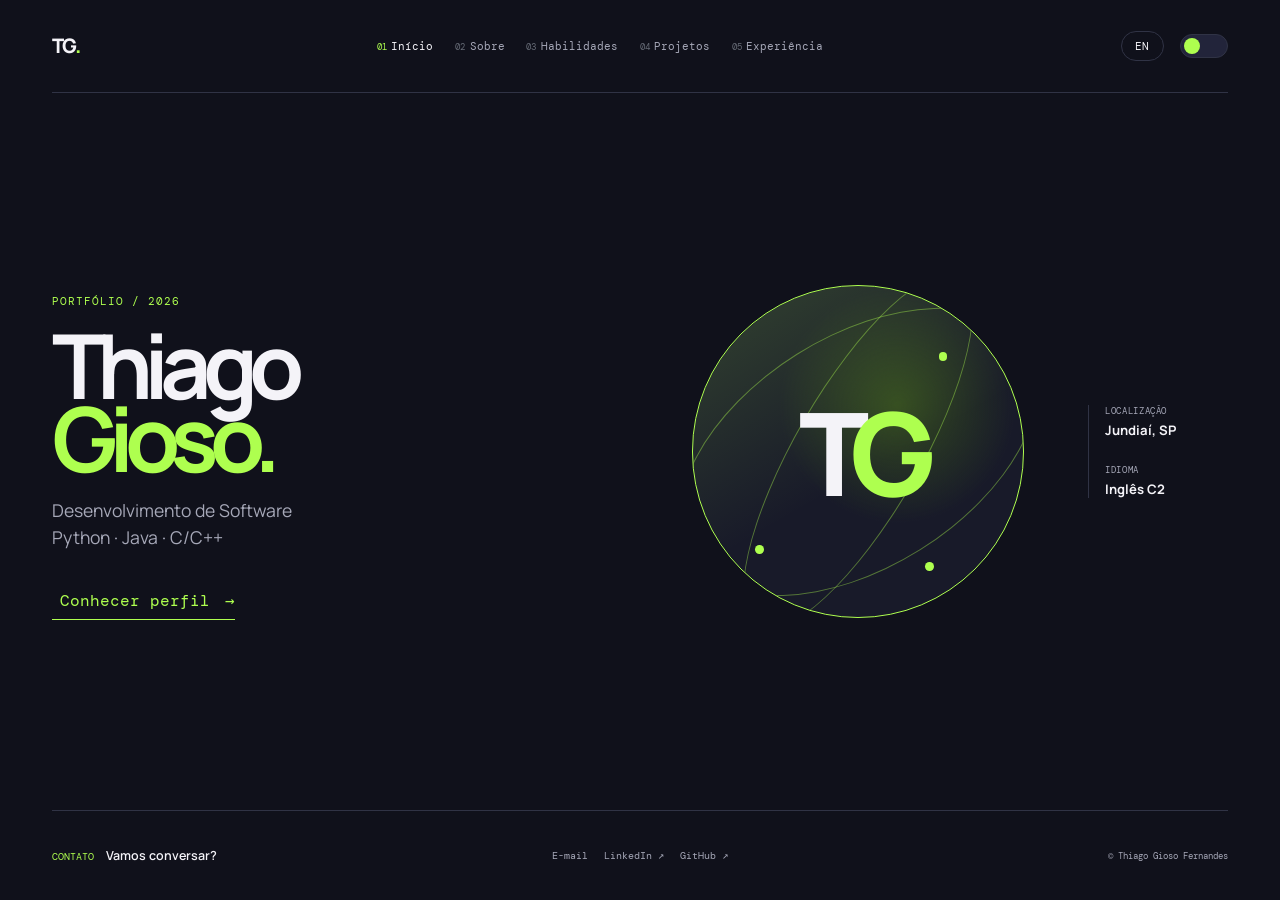
<file: index.html>
<!doctype html>
<html lang="pt-BR">
  <head>
    <meta charset="UTF-8" />
    <meta name="viewport" content="width=device-width, initial-scale=1.0" />
    <meta name="description" content="Portfólio de Thiago Gioso Fernandes, com foco em desenvolvimento de software e experiência complementar em dados." />
    <title>Portfólio | Thiago Gioso Fernandes</title>
    <link rel="stylesheet" href="assets/css/styles.css" />
  </head>
  <body>
    <div class="app-shell">
      <header class="site-header">
        <a class="brand" href="#inicio" data-panel-target="inicio" aria-label="Voltar ao início" data-i18n-aria="accessibility.brandHome">TG<span>.</span></a>
        <nav class="section-index" aria-label="Índice de seções" data-i18n-aria="accessibility.sectionIndex">
          <button type="button" data-panel-target="inicio"><span>01</span><span data-i18n="nav.home">Início</span></button>
          <button type="button" data-panel-target="sobre"><span>02</span><span data-i18n="nav.about">Sobre</span></button>
          <button type="button" data-panel-target="habilidades"><span>03</span><span data-i18n="nav.skills">Habilidades</span></button>
          <button type="button" data-panel-target="projetos"><span>04</span><span data-i18n="nav.projects">Projetos</span></button>
          <button type="button" data-panel-target="experiencia"><span>05</span><span data-i18n="nav.experience">Experiência</span></button>
        </nav>
        <button class="language-toggle" type="button" aria-label="Mudar idioma para inglês">EN</button>
        <button class="theme-toggle" type="button" aria-label="Alternar tema"><span></span></button>
      </header>

      <main class="content-stage">
        <section class="panel panel-home is-active" id="inicio" data-panel="inicio" aria-labelledby="hero-title">
          <div class="home-copy">
            <p class="eyebrow" data-i18n="home.eyebrow">PORTFÓLIO / 2026</p>
            <h1 id="hero-title">Thiago<br /><strong>Gioso.</strong></h1>
            <p class="role" id="home-role">Desenvolvimento de Software<br />Python · Java · C/C++</p>
            <button class="next-panel" type="button" data-panel-target="sobre"><span data-i18n="home.next">Conhecer perfil</span> <span>→</span></button>
          </div>
          <div class="profile-art" id="profile-art" aria-label="Ilustração abstrata com as iniciais TG">
            <div class="orbit orbit-one"></div><div class="orbit orbit-two"></div>
            <div class="profile-initials"><span>T</span><span>G</span></div>
            <div class="data-dot dot-one"></div><div class="data-dot dot-two"></div><div class="data-dot dot-three"></div>
          </div>
          <aside class="home-note"><span data-i18n="home.locationLabel">LOCALIZAÇÃO</span><strong data-i18n="home.locationValue">Brasil</strong><span data-i18n="home.languageLabel">IDIOMA</span><strong data-i18n="home.languageValue">Inglês C2</strong></aside>
        </section>

        <section class="panel" id="sobre" data-panel="sobre" aria-labelledby="about-title">
          <div class="panel-heading"><span data-i18n="sections.about.eyebrow">02 / SOBRE</span><h2 id="about-title" data-i18n="sections.about.title">Desenvolvimento de software com visão de dados.</h2></div>
          <div class="about-layout">
            <p id="about-copy"></p>
            <div class="education-list" id="education-list"></div>
          </div>
        </section>

        <section class="panel" id="habilidades" data-panel="habilidades" aria-labelledby="skills-title">
          <div class="panel-heading"><span data-i18n="sections.skills.eyebrow">03 / HABILIDADES</span><h2 id="skills-title" data-i18n="sections.skills.title">Linguagens e ferramentas.</h2></div>
          <div class="skill-groups" id="skill-list"></div>
        </section>

        <section class="panel" id="projetos" data-panel="projetos" aria-labelledby="projects-title">
          <div class="panel-heading panel-heading-inline"><div><span data-i18n="sections.projects.eyebrow">04 / PROJETOS</span><h2 id="projects-title" data-i18n="sections.projects.title">Projetos selecionados</h2></div><a href="https://github.com/tjamest?tab=repositories" target="_blank" rel="noreferrer" data-i18n="sections.projects.all">Todos no GitHub ↗</a></div>
          <div class="project-grid" id="project-list"></div>
        </section>

        <section class="panel" id="experiencia" data-panel="experiencia" aria-labelledby="experience-title">
          <div class="panel-heading"><span data-i18n="sections.experience.eyebrow">05 / EXPERIÊNCIA</span><h2 id="experience-title" data-i18n="sections.experience.title">Experiência em tecnologia.</h2></div>
          <div class="timeline" id="experience-list"></div>
        </section>
      </main>

      <footer class="contact-footer" id="contato">
        <p><span data-i18n="contact.eyebrow">CONTATO</span> <strong data-i18n="contact.title">Vamos conversar?</strong></p>
        <div class="contact-links" id="contact-links"></div>
        <small>© <span id="current-year"></span> Thiago Gioso Fernandes</small>
      </footer>
    </div>
    <script defer src="assets/js/portfolio-data.js"></script>
    <script defer src="assets/js/main.js"></script>
  </body>
</html>
</file>
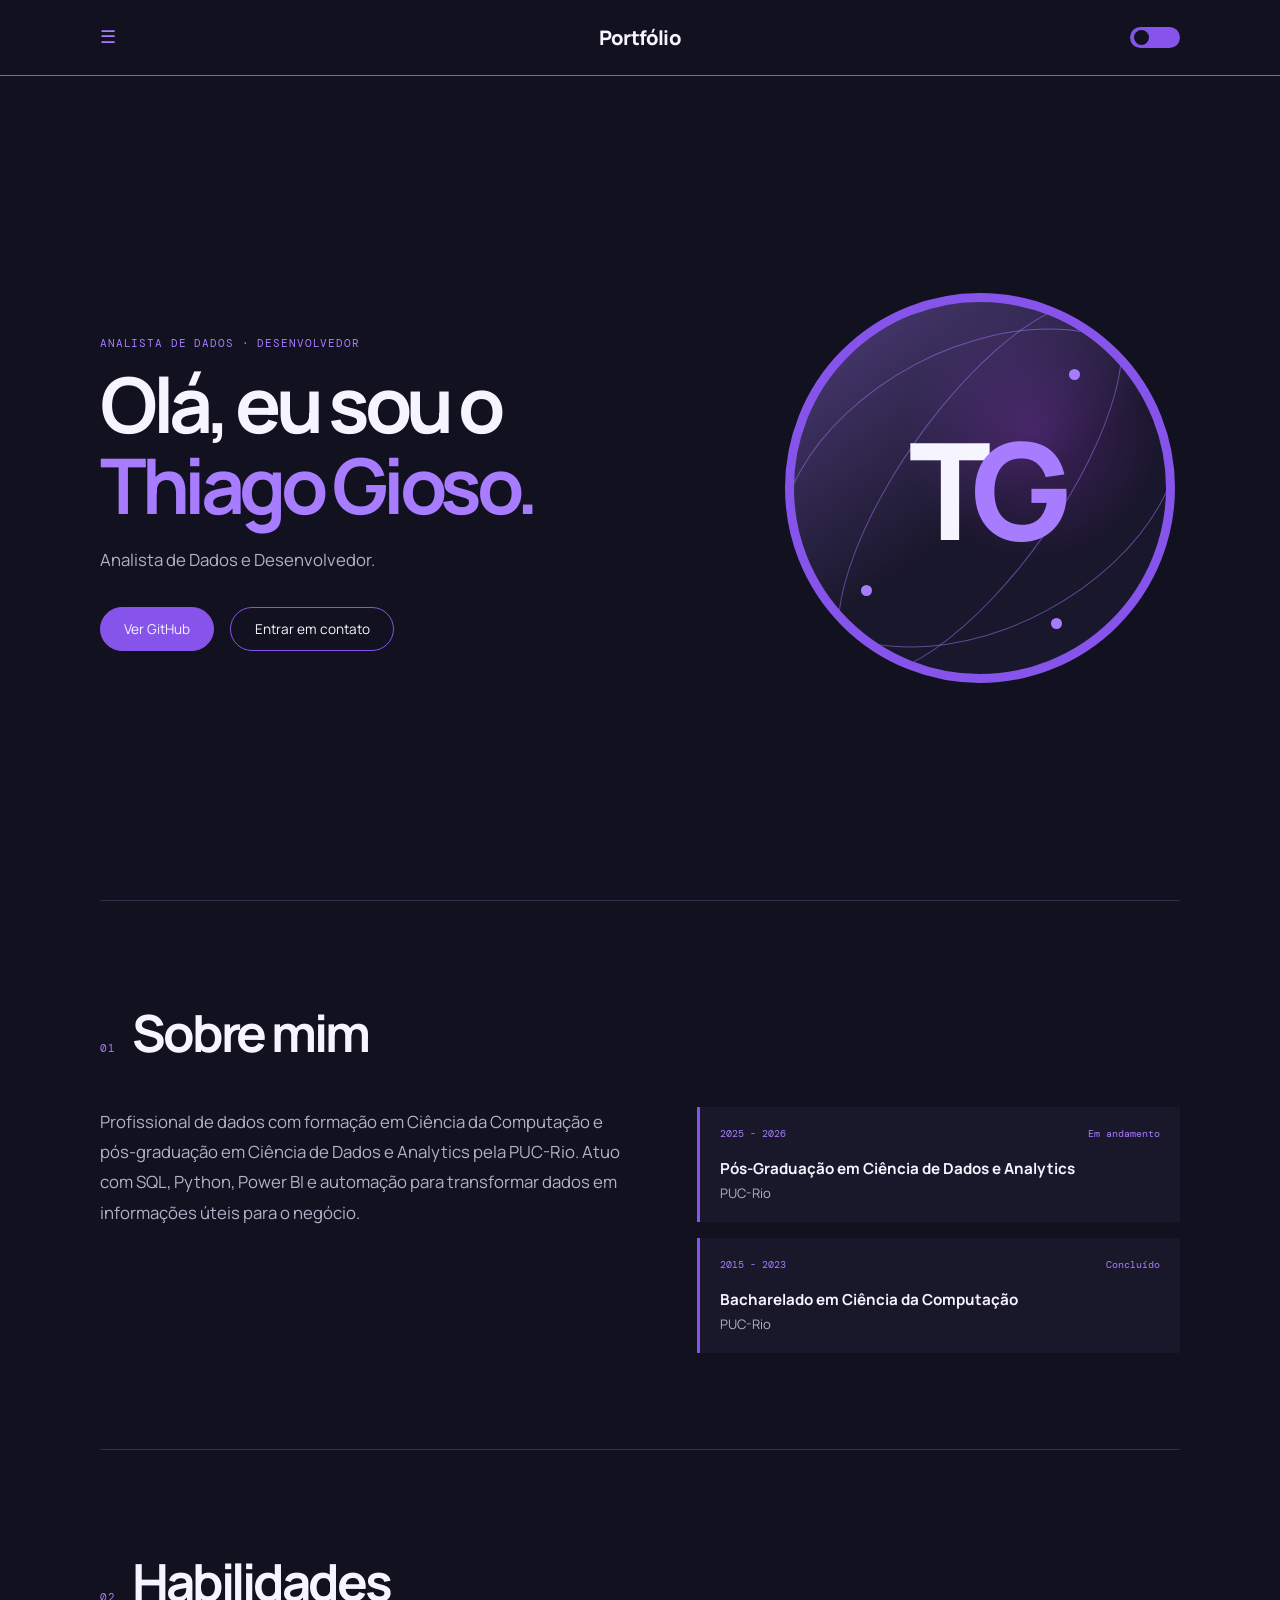
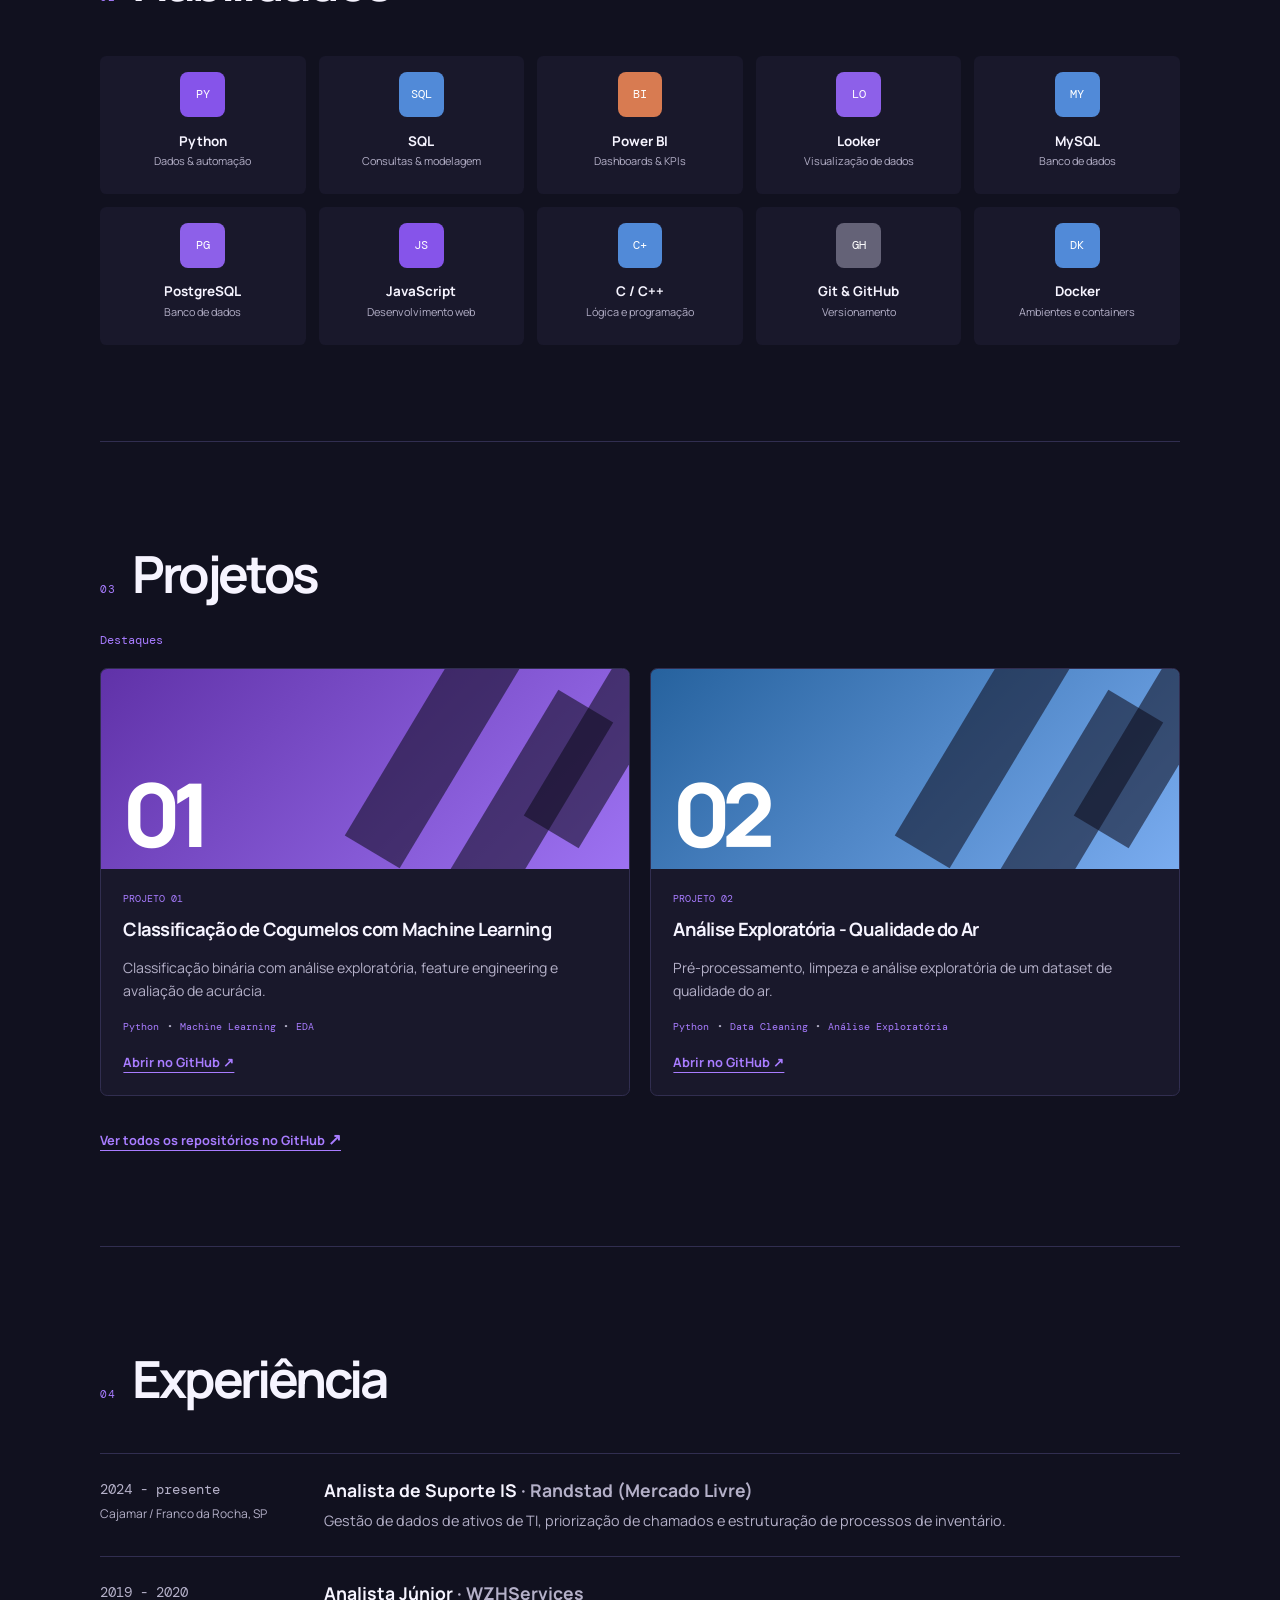
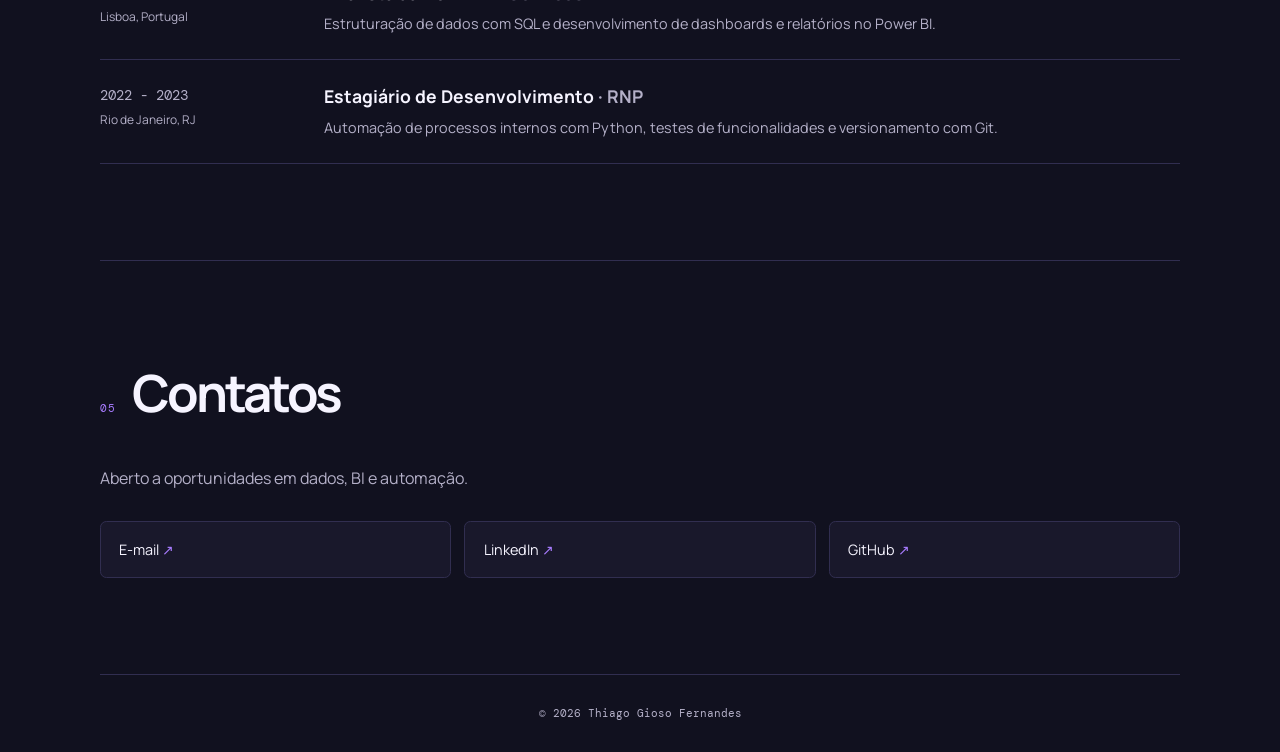
<file: versions/v1.0/index.html>
<!doctype html>
<html lang="pt-BR">
  <head>
    <meta charset="UTF-8" />
    <meta name="viewport" content="width=device-width, initial-scale=1.0" />
    <meta name="description" content="Portfólio de Thiago Gioso Fernandes, Analista de Dados." />
    <title>Portfólio | Thiago Gioso Fernandes</title>
    <link rel="stylesheet" href="assets/css/styles.css" />
  </head>
  <body>
    <header class="site-header">
      <button class="menu-toggle" type="button" aria-label="Abrir navegação" aria-expanded="false">☰</button>
      <a class="site-title" href="#sobre">Portfólio</a>
      <button class="theme-toggle" type="button" aria-label="Alternar tema"><span></span></button>
      <nav class="navigation" aria-label="Navegação principal">
        <a href="#sobre">Sobre</a><a href="#habilidades">Habilidades</a><a href="#projetos">Projetos</a><a href="#contato">Contato</a>
      </nav>
    </header>

    <main>
      <section class="hero" id="sobre" aria-labelledby="hero-title">
        <div class="hero-copy">
          <p class="eyebrow">ANALISTA DE DADOS · DESENVOLVEDOR</p>
          <h1 id="hero-title">Olá, eu sou o<br /><strong>Thiago Gioso.</strong></h1>
          <p class="hero-description">Analista de Dados e Desenvolvedor.</p>
          <div class="hero-actions" id="profile-links"></div>
        </div>
        <div class="profile-art" aria-label="Ilustração abstrata com as iniciais TG">
          <div class="orbit orbit-one"></div><div class="orbit orbit-two"></div>
          <div class="profile-initials"><span>T</span><span>G</span></div>
          <div class="data-dot dot-one"></div><div class="data-dot dot-two"></div><div class="data-dot dot-three"></div>
        </div>
      </section>

      <section class="content-section about" aria-labelledby="about-title">
        <div class="section-title"><span>01</span><h2 id="about-title">Sobre mim</h2></div>
        <div class="about-grid">
          <p id="about-copy"></p>
          <div class="education-list" id="education-list"></div>
        </div>
      </section>

      <section class="content-section" id="habilidades" aria-labelledby="skills-title">
        <div class="section-title"><span>02</span><h2 id="skills-title">Habilidades</h2></div>
        <div class="skill-groups" id="skill-list"></div>
      </section>

      <section class="content-section" id="projetos" aria-labelledby="projects-title">
        <div class="section-title"><span>03</span><h2 id="projects-title">Projetos</h2></div>
        <p class="subheading">Destaques</p>
        <div class="project-grid" id="project-list"></div>
        <a class="all-projects-link" href="https://github.com/tjamest?tab=repositories" target="_blank" rel="noreferrer">Ver todos os repositórios no GitHub <span>↗</span></a>
      </section>

      <section class="content-section experience" id="experiencia" aria-labelledby="experience-title">
        <div class="section-title"><span>04</span><h2 id="experience-title">Experiência</h2></div>
        <div class="timeline" id="experience-list"></div>
      </section>

      <section class="content-section contact" id="contato" aria-labelledby="contact-title">
        <div class="section-title"><span>05</span><h2 id="contact-title">Contatos</h2></div>
        <p class="contact-intro">Aberto a oportunidades em dados, BI e automação.</p>
        <div class="contact-links" id="contact-links"></div>
      </section>
    </main>

    <footer class="site-footer">© <span id="current-year"></span> Thiago Gioso Fernandes</footer>
    <script defer src="assets/js/portfolio-data.js"></script>
    <script defer src="assets/js/main.js"></script>
  </body>
</html>
</file>
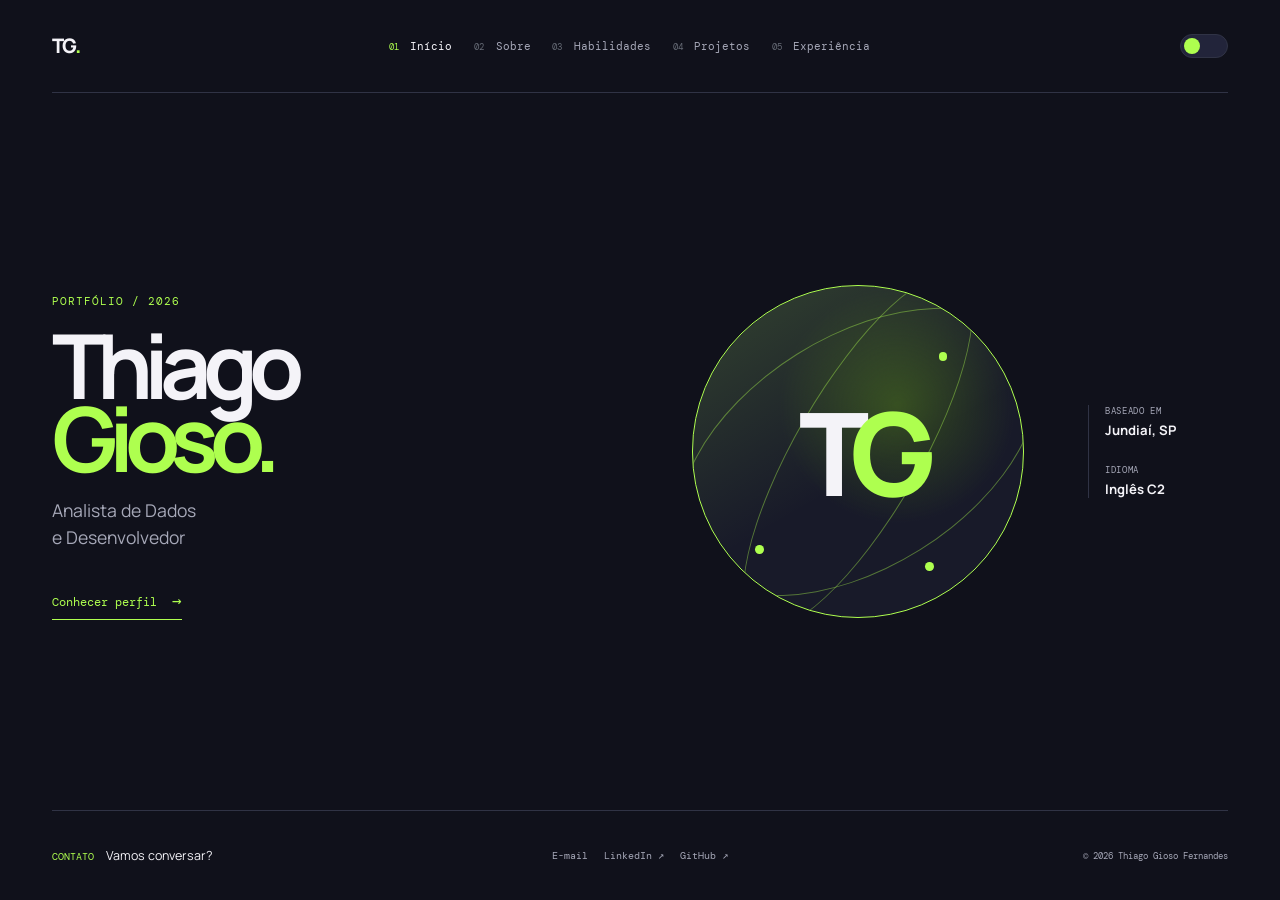
<file: versions/v1.1/index.html>
<!doctype html>
<html lang="pt-BR">
  <head>
    <meta charset="UTF-8" />
    <meta name="viewport" content="width=device-width, initial-scale=1.0" />
    <meta name="description" content="Portfólio de Thiago Gioso Fernandes, Analista de Dados e Desenvolvedor." />
    <title>Portfólio | Thiago Gioso Fernandes</title>
    <link rel="stylesheet" href="assets/css/styles.css" />
  </head>
  <body>
    <div class="app-shell">
      <header class="site-header">
        <a class="brand" href="#inicio" data-panel-target="inicio" aria-label="Voltar ao início">TG<span>.</span></a>
        <nav class="section-index" aria-label="Índice de seções">
          <button type="button" data-panel-target="inicio"><span>01</span> Início</button>
          <button type="button" data-panel-target="sobre"><span>02</span> Sobre</button>
          <button type="button" data-panel-target="habilidades"><span>03</span> Habilidades</button>
          <button type="button" data-panel-target="projetos"><span>04</span> Projetos</button>
          <button type="button" data-panel-target="experiencia"><span>05</span> Experiência</button>
        </nav>
        <button class="theme-toggle" type="button" aria-label="Alternar tema"><span></span></button>
      </header>

      <main class="content-stage">
        <section class="panel panel-home is-active" id="inicio" data-panel="inicio" aria-labelledby="hero-title">
          <div class="home-copy">
            <p class="eyebrow">PORTFÓLIO / 2026</p>
            <h1 id="hero-title">Thiago<br /><strong>Gioso.</strong></h1>
            <p class="role">Analista de Dados<br />e Desenvolvedor</p>
            <button class="next-panel" type="button" data-panel-target="sobre">Conhecer perfil <span>→</span></button>
          </div>
          <div class="profile-art" aria-label="Ilustração abstrata com as iniciais TG">
            <div class="orbit orbit-one"></div><div class="orbit orbit-two"></div>
            <div class="profile-initials"><span>T</span><span>G</span></div>
            <div class="data-dot dot-one"></div><div class="data-dot dot-two"></div><div class="data-dot dot-three"></div>
          </div>
          <aside class="home-note"><span>BASEADO EM</span><strong>Jundiaí, SP</strong><span>IDIOMA</span><strong>Inglês C2</strong></aside>
        </section>

        <section class="panel" id="sobre" data-panel="sobre" aria-labelledby="about-title">
          <div class="panel-heading"><span>02 / SOBRE</span><h2 id="about-title">Formação que conecta dados e tecnologia.</h2></div>
          <div class="about-layout">
            <p id="about-copy"></p>
            <div class="education-list" id="education-list"></div>
          </div>
        </section>

        <section class="panel" id="habilidades" data-panel="habilidades" aria-labelledby="skills-title">
          <div class="panel-heading"><span>03 / HABILIDADES</span><h2 id="skills-title">Ferramentas que uso para resolver problemas.</h2></div>
          <div class="skill-groups" id="skill-list"></div>
        </section>

        <section class="panel" id="projetos" data-panel="projetos" aria-labelledby="projects-title">
          <div class="panel-heading panel-heading-inline"><div><span>04 / PROJETOS</span><h2 id="projects-title">Projetos selecionados</h2></div><a href="https://github.com/tjamest?tab=repositories" target="_blank" rel="noreferrer">Todos no GitHub ↗</a></div>
          <div class="project-grid" id="project-list"></div>
        </section>

        <section class="panel" id="experiencia" data-panel="experiencia" aria-labelledby="experience-title">
          <div class="panel-heading"><span>05 / EXPERIÊNCIA</span><h2 id="experience-title">Experiência em dados e desenvolvimento.</h2></div>
          <div class="timeline" id="experience-list"></div>
        </section>
      </main>

      <footer class="contact-footer" id="contato">
        <p><span>CONTATO</span> Vamos conversar?</p>
        <div class="contact-links" id="contact-links"></div>
        <small>© <span id="current-year"></span> Thiago Gioso Fernandes</small>
      </footer>
    </div>
    <script defer src="assets/js/portfolio-data.js"></script>
    <script defer src="assets/js/main.js"></script>
  </body>
</html>
</file>
<file: assets/css/styles.css>
@import url('https://fonts.googleapis.com/css2?family=DM+Mono:wght@400;500&family=Manrope:wght@400;500;600;700;800&display=swap');

:root { --bg:#10111b; --surface:#181a29; --surface-strong:#22243a; --text:#f4f3f8; --muted:#a6a8b8; --accent:#aeff4f; --accent-soft:#84d62e; --border:#303345; --max:1240px; }
body.light-theme { --bg:#f8f8f3; --surface:#ecece4; --surface-strong:#dfdfd3; --text:#181a21; --muted:#626670; --accent:#527a16; --accent-soft:#729d2d; --border:#cfd0c5; }
* { box-sizing:border-box; }
html,body { min-height:100%; }
body { background:var(--bg); color:var(--text); font-family:Manrope,Arial,sans-serif; margin:0; overflow:hidden; }
button,a { font:inherit; } button { cursor:pointer; } a { color:inherit; }
.app-shell { display:grid; grid-template-rows:5.8rem minmax(0,1fr) 5.6rem; height:100dvh; margin-inline:auto; max-width:var(--max); padding-inline:2rem; }
.site-header { align-items:center; border-bottom:1px solid var(--border); display:grid; gap:2rem; grid-template-columns:auto 1fr auto; }
.brand { color:var(--text); font-size:1.25rem; font-weight:800; letter-spacing:-.08em; text-decoration:none; }.brand span { color:var(--accent); }
.section-index { align-items:center; display:flex; gap:clamp(.65rem,1.7vw,1.65rem); justify-content:center; }.section-index button { background:transparent; border:0; color:var(--muted); font-family:'DM Mono',monospace; font-size:.7rem; padding:.45rem 0; transition:color .18s ease; }.section-index button span { color:#666b76; font-size:.58rem; margin-right:.28rem; }.section-index button:hover,.section-index button.is-current { color:var(--text); }.section-index button.is-current span { color:var(--accent); }.theme-toggle { background:var(--surface-strong); border:1px solid var(--border); border-radius:2rem; padding:.2rem; width:3rem; }.theme-toggle span { background:var(--accent); border-radius:50%; display:block; height:1rem; transition:transform .2s ease; width:1rem; }body.light-theme .theme-toggle span { transform:translateX(1.55rem); }
.content-stage { min-height:0; overflow:hidden; position:relative; }.panel { align-content:center; display:none; gap:2.5rem; height:100%; padding-block:clamp(2rem,5vh,4.5rem); }.panel.is-active,.panel.is-leaving { display:grid; }.panel.is-active { animation:panel-enter .36s cubic-bezier(.2,.8,.2,1) both; }.panel.is-active.enter-forward { animation-name:panel-enter-forward; }.panel.is-active.enter-backward { animation-name:panel-enter-backward; }.panel.is-leaving.forward { animation:panel-leave-forward .26s ease both; }.panel.is-leaving.backward { animation:panel-leave-backward .26s ease both; }
.panel-home { align-items:center; grid-template-columns:1fr minmax(280px,380px) 140px; }.eyebrow,.panel-heading > span { color:var(--accent); font-family:'DM Mono',monospace; font-size:.68rem; letter-spacing:.09em; }.home-copy h1 { font-size:clamp(3.8rem,7vw,6.7rem); letter-spacing:-.1em; line-height:.82; margin:1.25rem 0 1.4rem; }.home-copy h1 strong { color:var(--accent); }.role { color:var(--muted); font-size:1.1rem; line-height:1.5; margin:0; }.next-panel { background:transparent; border:0; border-bottom:1px solid var(--accent); color:var(--accent); font-family:'DM Mono',monospace; font-size:.72rem; margin-top:2.5rem; padding:0 0 .5rem; }.next-panel span { font-size:1rem; margin-left:.5rem; }
.profile-art { align-items:center; background:radial-gradient(circle at 62% 36%,#334a20 0,transparent 40%),var(--surface); border:1px solid var(--accent); border-radius:50%; display:flex; height:clamp(260px,26vw,370px); justify-content:center; justify-self:center; overflow:hidden; position:relative; width:clamp(260px,26vw,370px); }.profile-art::before { background:linear-gradient(150deg,rgba(174,255,79,.18),transparent 55%); content:''; inset:0; position:absolute; }.profile-initials { color:var(--text); display:flex; font-size:clamp(5.8rem,9vw,9rem); font-weight:800; letter-spacing:-.16em; position:relative; z-index:2; }.profile-initials span:last-child { color:var(--accent); }.orbit { border:1px solid rgba(174,255,79,.4); border-radius:50%; position:absolute; }.orbit-one { height:70%; transform:rotate(-32deg); width:120%; }.orbit-two { height:122%; transform:rotate(30deg); width:38%; }.data-dot { background:var(--accent); border-radius:50%; height:.55rem; position:absolute; width:.55rem; }.dot-one { right:23%; top:20%; }.dot-two { bottom:19%; left:19%; }.dot-three { bottom:14%; right:27%; }.home-note { border-left:1px solid var(--border); display:grid; gap:.25rem; padding-left:1rem; }.home-note span { color:var(--muted); font-family:'DM Mono',monospace; font-size:.58rem; letter-spacing:.07em; margin-top:1.35rem; }.home-note span:first-child { margin-top:0; }.home-note strong { font-size:.82rem; }
.panel-heading { display:grid; gap:.75rem; }.panel-heading h2 { font-size:clamp(2.1rem,4vw,4.1rem); letter-spacing:-.075em; line-height:.98; margin:0; max-width:760px; }.panel-heading-inline { align-items:end; display:flex; justify-content:space-between; }.panel-heading-inline > a { color:var(--accent); font-family:'DM Mono',monospace; font-size:.7rem; text-underline-offset:.35rem; }
.about-layout { align-items:start; display:grid; gap:5rem; grid-template-columns:1fr 1fr; }.about-layout > p { color:var(--muted); font-size:1.04rem; line-height:1.8; margin:0; max-width:540px; }.education-list { display:grid; gap:.8rem; }.education-card { background:var(--surface); border-left:3px solid var(--accent); padding:1.2rem; }.education-card > div { color:var(--muted); display:flex; font-family:'DM Mono',monospace; font-size:.63rem; justify-content:space-between; margin-bottom:1rem; }.education-card h3 { font-size:1rem; letter-spacing:-.03em; margin:0 0 .3rem; }.education-card p { color:var(--muted); font-size:.8rem; margin:0; }
.skill-groups { display:grid; gap:.7rem; grid-template-columns:repeat(5,1fr); }.skill-card { background:var(--surface); border:1px solid transparent; display:grid; gap:.5rem; min-height:124px; padding:1rem; transition:border-color .2s ease,transform .2s ease; }.skill-card:hover { border-color:var(--accent); transform:translateY(-3px); }.skill-card > span { align-items:center; background:var(--accent); color:#14200a; display:inline-flex; font-family:'DM Mono',monospace; font-size:.66rem; height:2rem; justify-content:center; width:2rem; }.skill-card h3 { font-size:.9rem; letter-spacing:-.035em; margin:0; }.skill-card p { color:var(--muted); font-size:.68rem; margin:0; }.tone-blue > span,.tone-teal > span { background:#6ab5d8; }.tone-orange > span { background:#e99d69; }.tone-purple > span,.tone-indigo > span { background:#b997ed; }.tone-dark > span { background:#c7cbd1; }
.project-grid { display:grid; gap:1rem; grid-template-columns:repeat(2,1fr); }.project-card { background:var(--surface); display:grid; grid-template-columns:40% 1fr; min-height:270px; overflow:hidden; }.project-visual { align-items:end; background:#a8ef45; display:flex; overflow:hidden; padding:1.1rem; position:relative; }.project-blue .project-visual { background:#73b6f2; }.project-visual strong { color:#14200a; font-size:5.4rem; letter-spacing:-.1em; line-height:.8; position:relative; z-index:1; }.project-visual i { background:rgba(17,18,27,.75); height:120%; position:absolute; transform:rotate(30deg); width:3.1rem; }.project-visual i:first-of-type { left:46%; top:-20%; }.project-visual i:last-of-type { left:74%; top:4%; }.project-content { display:flex; flex-direction:column; padding:1.25rem; }.project-content p { color:var(--accent); font-family:'DM Mono',monospace; font-size:.6rem; margin:0 0 .65rem; }.project-content h3 { font-size:1.15rem; letter-spacing:-.055em; line-height:1.15; margin:0 0 .75rem; }.project-content > span { color:var(--muted); font-family:'DM Mono',monospace; font-size:.65rem; line-height:1.5; }.project-link { color:var(--accent); font-family:'DM Mono',monospace; font-size:.68rem; margin-top:auto; text-underline-offset:.3rem; }
.timeline { border-top:1px solid var(--border); }.timeline-item { align-items:center; border-bottom:1px solid var(--border); display:grid; gap:1.5rem; grid-template-columns:170px 1fr 1.4fr; padding-block:1.15rem; }.timeline-item > div:first-child { display:grid; gap:.25rem; }.timeline-item > div:first-child span { color:var(--accent); font-family:'DM Mono',monospace; font-size:.66rem; }.timeline-item small,.timeline-item > div:nth-child(2) p,.timeline-item > p { color:var(--muted); }.timeline-item small { font-size:.72rem; }.timeline-item h3 { font-size:1rem; margin:0; }.timeline-item > div:nth-child(2) p { font-size:.84rem; margin:.2rem 0 0; }.timeline-item > p { font-size:.82rem; line-height:1.55; margin:0; }
.contact-footer { align-items:center; border-top:1px solid var(--border); display:grid; gap:1rem; grid-template-columns:1fr auto 1fr; }.contact-footer > p { font-size:.78rem; margin:0; }.contact-footer > p span { color:var(--accent); font-family:'DM Mono',monospace; font-size:.62rem; margin-right:.55rem; }.contact-links { display:flex; gap:1rem; }.contact-link { color:var(--muted); font-family:'DM Mono',monospace; font-size:.65rem; text-decoration:none; }.contact-link:hover { color:var(--accent); }.contact-footer small { color:var(--muted); font-family:'DM Mono',monospace; font-size:.58rem; justify-self:end; }
@keyframes panel-enter { from { opacity:0; transform:translateY(10px); } to { opacity:1; transform:translateY(0); } }@keyframes panel-enter-forward { from { opacity:0; transform:translateX(5%); } to { opacity:1; transform:translateX(0); } }@keyframes panel-enter-backward { from { opacity:0; transform:translateX(-5%); } to { opacity:1; transform:translateX(0); } }@keyframes panel-leave-forward { to { opacity:0; transform:translateX(-5%); } }@keyframes panel-leave-backward { to { opacity:0; transform:translateX(5%); } }
@media (max-width:820px) { body { overflow:auto; }.app-shell { grid-template-rows:auto minmax(600px,1fr) auto; height:auto; min-height:100dvh; padding-inline:1.1rem; }.site-header { gap:1rem; grid-template-columns:auto 1fr auto; min-height:4.5rem; }.section-index { gap:.75rem; justify-content:flex-end; overflow-x:auto; }.section-index button { font-size:.62rem; white-space:nowrap; }.section-index button span { display:none; }.panel { padding-block:2.5rem; }.panel-home { align-content:center; grid-template-columns:1fr; }.profile-art { grid-row:1; }.home-copy { grid-row:2; }.home-note { display:none; }.about-layout { gap:2rem; grid-template-columns:1fr; }.skill-groups { grid-template-columns:repeat(2,1fr); }.project-grid { grid-template-columns:1fr; }.panel-heading-inline { align-items:start; flex-direction:column; gap:1rem; }.timeline-item { align-items:start; gap:.55rem; grid-template-columns:1fr; }.contact-footer { align-items:start; grid-template-columns:1fr; padding-block:1.2rem; }.contact-footer small { justify-self:start; }.content-stage { min-height:600px; }.panel { height:auto; min-height:600px; }.contact-links { flex-wrap:wrap; } }
@media (prefers-reduced-motion:reduce) { *,*::before,*::after { animation-duration:.01ms !important; transition-duration:.01ms !important; } }

.site-header { gap:1rem; grid-template-columns:auto minmax(0,1fr) auto auto; }
.role { white-space:pre-line; }
.contact-footer > p > strong { font-size:inherit; font-weight:600; }
.language-toggle { background:transparent; border:1px solid var(--border); border-radius:2rem; color:var(--text); font-family:'DM Mono',monospace; font-size:.68rem; min-width:2.7rem; padding:.45rem .55rem; }
.language-toggle:hover,.language-toggle:focus-visible { border-color:var(--accent); color:var(--accent); }
.language-toggle:focus-visible,.theme-toggle:focus-visible,.section-index button:focus-visible,.next-panel:focus-visible { outline:2px solid var(--accent); outline-offset:3px; }
.project-grid { grid-template-columns:repeat(3,minmax(0,1fr)); }
.project-card { grid-template-columns:34% 1fr; min-height:320px; }
.project-description { color:var(--muted) !important; font-family:Manrope,Arial,sans-serif !important; font-size:.78rem !important; line-height:1.5; margin:.1rem 0 .7rem !important; }

@media (max-width:1100px) and (min-width:821px) {
  .project-grid { grid-template-columns:repeat(2,minmax(0,1fr)); }
}

@media (max-width:820px) {
  .site-header { gap:.5rem; grid-template-columns:auto minmax(0,1fr) auto auto; }
  .section-index { gap:.5rem; justify-content:flex-start; }
  .language-toggle { font-size:.62rem; min-width:2.35rem; padding:.35rem .4rem; }
  .theme-toggle { width:2.5rem; }
  body.light-theme .theme-toggle span { transform:translateX(1.25rem); }
  .project-grid { grid-template-columns:1fr; }
  .project-card { grid-template-columns:35% 1fr; min-height:280px; }
}

.section-index button > span:first-child { color:#666b76; font-size:.58rem; margin-right:.28rem; }
.section-index button > span:last-child { color:inherit; font-size:inherit; margin-right:0; }
.section-index button.is-current > span:first-child { color:var(--accent); }
.section-index button.is-current > span:last-child { color:var(--text); }

@media (max-width:820px) {
  .section-index button > span:first-child { display:none; }
  .section-index button > span:last-child { display:inline; }
}
</file>
<file: versions/v1.0/assets/css/styles.css>
@import url('https://fonts.googleapis.com/css2?family=DM+Mono:wght@400;500&family=Manrope:wght@400;500;600;700;800&display=swap');

:root { --bg:#11111f; --surface:#19182b; --surface-light:#22203a; --text:#f6f4ff; --muted:#b4b0c8; --purple:#8654ea; --purple-light:#a87cff; --border:#312e50; --max:1080px; }
body.light-theme { --bg:#f6f4ff; --surface:#ebe8f5; --surface-light:#ddd8ec; --text:#201d31; --muted:#5f5a73; --border:#d0c9e0; }
* { box-sizing:border-box; }
html { scroll-behavior:smooth; }
body { background:var(--bg); color:var(--text); font-family:Manrope,Arial,sans-serif; margin:0; }
a { color:inherit; }
.site-header { align-items:center; background:var(--bg); border-bottom:1px solid var(--purple); display:grid; grid-template-columns:1fr auto 1fr; height:4.75rem; left:0; padding-inline:max(1.5rem,calc((100% - var(--max))/2)); position:sticky; top:0; z-index:10; }
.site-title { font-size:1.25rem; font-weight:800; grid-column:2; letter-spacing:-.04em; text-decoration:none; }.menu-toggle { background:transparent; border:0; color:var(--purple-light); cursor:pointer; font-size:1.1rem; justify-self:start; padding:0; }.theme-toggle { background:var(--purple); border:0; border-radius:1rem; cursor:pointer; height:1.35rem; justify-self:end; padding:.2rem; width:3.1rem; }.theme-toggle span { background:var(--bg); border-radius:50%; display:block; height:.95rem; transition:transform .2s ease; width:.95rem; }body.light-theme .theme-toggle span { transform:translateX(1.7rem); }
.navigation { background:var(--surface); border:1px solid var(--border); display:none; left:1.5rem; padding:1rem; position:absolute; top:4rem; }.navigation.is-open { display:grid; gap:.7rem; }.navigation a { color:var(--muted); font-family:'DM Mono',monospace; font-size:.7rem; text-decoration:none; }.navigation a:hover { color:var(--purple-light); }
.hero,.content-section,.site-footer { margin-inline:auto; max-width:var(--max); width:calc(100% - 3rem); }
.hero { align-items:center; display:grid; gap:4rem; grid-template-columns:1fr 400px; min-height:calc(100vh - 4.75rem); padding-block:5rem; }.eyebrow,.section-title span { color:var(--purple-light); font-family:'DM Mono',monospace; font-size:.68rem; letter-spacing:.08em; }.hero h1 { font-size:clamp(3rem,6vw,5.4rem); letter-spacing:-.07em; line-height:1.05; margin:.85rem 0 1.3rem; }.hero h1 strong { color:var(--purple-light); }.hero-description { color:var(--muted); font-size:1.05rem; line-height:1.7; max-width:490px; }.hero-actions { display:flex; flex-wrap:wrap; gap:1rem; margin-top:2rem; }.button { border:1px solid var(--purple); border-radius:1.7rem; font-size:.85rem; padding:.75rem 1.45rem; text-decoration:none; transition:transform .2s ease,background .2s ease; }.button:hover { transform:translateY(-2px); }.button-primary { background:var(--purple); }.button-outline { color:var(--text); }
.profile-art { align-items:center; background:radial-gradient(circle at 64% 35%,#41215f 0,transparent 38%),#19172b; border:9px solid var(--purple); border-radius:50%; display:flex; height:390px; justify-content:center; margin-inline:auto; overflow:hidden; position:relative; width:390px; }.profile-art::before { background:linear-gradient(145deg,rgba(168,124,255,.38),transparent 55%); content:''; inset:0; position:absolute; }.profile-initials { color:#f6f4ff; display:flex; font-size:8.4rem; font-weight:800; letter-spacing:-.15em; position:relative; z-index:2; }.profile-initials span:last-child { color:var(--purple-light); }.orbit { border:1px solid rgba(168,124,255,.5); border-radius:50%; position:absolute; }.orbit-one { height:280px; transform:rotate(-28deg); width:430px; }.orbit-two { height:440px; transform:rotate(35deg); width:160px; }.data-dot { background:var(--purple-light); border-radius:50%; height:.7rem; position:absolute; width:.7rem; }.dot-one { right:23%; top:18%; }.dot-two { bottom:21%; left:18%; }.dot-three { bottom:12%; right:28%; }
.content-section { border-top:1px solid var(--border); padding-block:6rem; }.section-title { align-items:baseline; display:flex; gap:1rem; margin-bottom:2.5rem; }.section-title h2 { font-size:clamp(2rem,4vw,3.2rem); letter-spacing:-.06em; margin:0; }.about-grid { display:grid; gap:4rem; grid-template-columns:1.05fr .95fr; }.about-grid > p { color:var(--muted); font-size:1.05rem; line-height:1.8; margin:0; }.education-list { display:grid; gap:1rem; }.education-card { background:var(--surface); border-left:3px solid var(--purple); padding:1.25rem; }.education-meta { color:var(--purple-light); display:flex; font-family:'DM Mono',monospace; font-size:.65rem; justify-content:space-between; margin-bottom:1.1rem; }.education-card h3 { font-size:.95rem; margin:0 0 .35rem; }.education-card p { color:var(--muted); font-size:.82rem; margin:0; }
.skill-groups { display:grid; gap:.8rem; grid-template-columns:repeat(5,1fr); }.skill-group { align-items:center; background:var(--surface); border-radius:.4rem; display:flex; flex-direction:column; gap:.9rem; min-height:138px; padding:1rem .6rem; text-align:center; transition:background .2s,transform .2s; }.skill-group:hover { background:var(--surface-light); transform:translateY(-4px); }.skill-mark { align-items:center; background:var(--purple); border-radius:.5rem; color:white; display:inline-flex; font-family:'DM Mono',monospace; font-size:.72rem; height:2.8rem; justify-content:center; width:2.8rem; }.skill-group h3 { font-size:.84rem; margin:0; }.skill-group p { color:var(--muted); font-size:.68rem; margin:.2rem 0 0; }.tone-blue .skill-mark,.tone-teal .skill-mark { background:#518ad8; }.tone-orange .skill-mark { background:#d87b51; }.tone-purple .skill-mark,.tone-indigo .skill-mark { background:#8d60e9; }.tone-dark .skill-mark { background:#646277; }
.subheading { color:var(--purple-light); font-family:'DM Mono',monospace; font-size:.75rem; margin:-1rem 0 1.25rem; }.project-grid { display:grid; gap:1.25rem; grid-template-columns:repeat(2,1fr); }.project-card { background:var(--surface); border:1px solid var(--border); border-radius:.45rem; overflow:hidden; }.project-visual { align-items:flex-end; background:linear-gradient(135deg,#6032a8,#9d72f2); display:flex; height:200px; overflow:hidden; padding:1.3rem; position:relative; }.project-blue .project-visual { background:linear-gradient(135deg,#26629e,#7aacf0); }.project-visual span { color:white; font-size:5.5rem; font-weight:800; letter-spacing:-.1em; line-height:.8; position:relative; z-index:1; }.project-visual i { background:rgba(12,10,25,.55); height:120%; position:absolute; transform:rotate(31deg); width:4rem; }.project-visual i:nth-of-type(1) { left:57%; top:-20%; }.project-visual i:nth-of-type(2) { left:74%; top:10%; }.project-visual i:nth-of-type(3) { left:91%; top:-30%; }.project-content { padding:1.4rem; }.project-index { color:var(--purple-light); font-family:'DM Mono',monospace; font-size:.65rem; margin:0 0 .7rem; }.project-content h3 { font-size:1.15rem; letter-spacing:-.04em; margin:0 0 .6rem; }.project-content > p:not(.project-index) { color:var(--muted); font-size:.88rem; line-height:1.65; }.tag-list { display:flex; flex-wrap:wrap; gap:.45rem; list-style:none; margin:1.1rem 0; padding:0; }.tag-list li { color:var(--purple-light); font-family:'DM Mono',monospace; font-size:.62rem; }.tag-list li:not(:last-child)::after { color:var(--muted); content:'•'; margin-left:.45rem; }.project-link,.all-projects-link { color:var(--purple-light); font-size:.8rem; font-weight:700; text-underline-offset:.3rem; }.all-projects-link { display:inline-block; margin-top:2rem; }.all-projects-link span { font-size:1rem; }
.timeline { border-top:1px solid var(--border); }.timeline-item { border-bottom:1px solid var(--border); display:grid; gap:1.5rem; grid-template-columns:200px 1fr; padding-block:1.5rem; }.timeline-meta p { color:var(--purple-light); font-family:'DM Mono',monospace; font-size:.7rem; margin:0 0 .35rem; }.timeline-meta span,.timeline-item h3 span,.timeline-item div > p { color:var(--muted); }.timeline-meta span { font-size:.75rem; }.timeline-item h3 { font-size:1.1rem; margin:0 0 .45rem; }.timeline-item div > p { font-size:.9rem; line-height:1.6; margin:0; }
.contact { min-height:40vh; }.contact-intro { color:var(--muted); font-size:1rem; }.contact-links { display:grid; gap:.8rem; grid-template-columns:repeat(3,1fr); margin-top:2rem; }.contact-card { background:var(--surface); border:1px solid var(--border); border-radius:.4rem; color:var(--text); font-size:.9rem; padding:1.15rem; text-decoration:none; transition:border-color .2s,transform .2s; }.contact-card:hover { border-color:var(--purple); transform:translateY(-3px); }.contact-card::after { color:var(--purple-light); content:' ↗'; }.site-footer { border-top:1px solid var(--border); color:var(--muted); font-family:'DM Mono',monospace; font-size:.66rem; padding-block:2rem; text-align:center; }
@media (max-width:780px) { .site-header { padding-inline:1rem; }.hero,.content-section,.site-footer { width:calc(100% - 2rem); }.hero { gap:3rem; grid-template-columns:1fr; padding-block:4rem; }.profile-art { height:290px; width:290px; }.profile-initials { font-size:6rem; }.about-grid,.project-grid { grid-template-columns:1fr; }.skill-groups { grid-template-columns:repeat(2,1fr); }.timeline-item { gap:.5rem; grid-template-columns:1fr; }.contact-links { grid-template-columns:1fr; }.content-section { padding-block:4rem; } }
@media (prefers-reduced-motion:reduce) { *,*::before,*::after { scroll-behavior:auto !important; transition:none !important; } }
</file>
<file: versions/v1.1/assets/css/styles.css>
@import url('https://fonts.googleapis.com/css2?family=DM+Mono:wght@400;500&family=Manrope:wght@400;500;600;700;800&display=swap');

:root { --bg:#10111b; --surface:#181a29; --surface-strong:#22243a; --text:#f4f3f8; --muted:#a6a8b8; --accent:#aeff4f; --accent-soft:#84d62e; --border:#303345; --max:1240px; }
body.light-theme { --bg:#f8f8f3; --surface:#ecece4; --surface-strong:#dfdfd3; --text:#181a21; --muted:#626670; --accent:#527a16; --accent-soft:#729d2d; --border:#cfd0c5; }
* { box-sizing:border-box; }
html,body { min-height:100%; }
body { background:var(--bg); color:var(--text); font-family:Manrope,Arial,sans-serif; margin:0; overflow:hidden; }
button,a { font:inherit; } button { cursor:pointer; } a { color:inherit; }
.app-shell { display:grid; grid-template-rows:5.8rem minmax(0,1fr) 5.6rem; height:100dvh; margin-inline:auto; max-width:var(--max); padding-inline:2rem; }
.site-header { align-items:center; border-bottom:1px solid var(--border); display:grid; gap:2rem; grid-template-columns:auto 1fr auto; }
.brand { color:var(--text); font-size:1.25rem; font-weight:800; letter-spacing:-.08em; text-decoration:none; }.brand span { color:var(--accent); }
.section-index { align-items:center; display:flex; gap:clamp(.65rem,1.7vw,1.65rem); justify-content:center; }.section-index button { background:transparent; border:0; color:var(--muted); font-family:'DM Mono',monospace; font-size:.7rem; padding:.45rem 0; transition:color .18s ease; }.section-index button span { color:#666b76; font-size:.58rem; margin-right:.28rem; }.section-index button:hover,.section-index button.is-current { color:var(--text); }.section-index button.is-current span { color:var(--accent); }.theme-toggle { background:var(--surface-strong); border:1px solid var(--border); border-radius:2rem; padding:.2rem; width:3rem; }.theme-toggle span { background:var(--accent); border-radius:50%; display:block; height:1rem; transition:transform .2s ease; width:1rem; }body.light-theme .theme-toggle span { transform:translateX(1.55rem); }
.content-stage { min-height:0; overflow:hidden; position:relative; }.panel { align-content:center; display:none; gap:2.5rem; height:100%; padding-block:clamp(2rem,5vh,4.5rem); }.panel.is-active,.panel.is-leaving { display:grid; }.panel.is-active { animation:panel-enter .36s cubic-bezier(.2,.8,.2,1) both; }.panel.is-active.enter-forward { animation-name:panel-enter-forward; }.panel.is-active.enter-backward { animation-name:panel-enter-backward; }.panel.is-leaving.forward { animation:panel-leave-forward .26s ease both; }.panel.is-leaving.backward { animation:panel-leave-backward .26s ease both; }
.panel-home { align-items:center; grid-template-columns:1fr minmax(280px,380px) 140px; }.eyebrow,.panel-heading > span { color:var(--accent); font-family:'DM Mono',monospace; font-size:.68rem; letter-spacing:.09em; }.home-copy h1 { font-size:clamp(3.8rem,7vw,6.7rem); letter-spacing:-.1em; line-height:.82; margin:1.25rem 0 1.4rem; }.home-copy h1 strong { color:var(--accent); }.role { color:var(--muted); font-size:1.1rem; line-height:1.5; margin:0; }.next-panel { background:transparent; border:0; border-bottom:1px solid var(--accent); color:var(--accent); font-family:'DM Mono',monospace; font-size:.72rem; margin-top:2.5rem; padding:0 0 .5rem; }.next-panel span { font-size:1rem; margin-left:.5rem; }
.profile-art { align-items:center; background:radial-gradient(circle at 62% 36%,#334a20 0,transparent 40%),var(--surface); border:1px solid var(--accent); border-radius:50%; display:flex; height:clamp(260px,26vw,370px); justify-content:center; justify-self:center; overflow:hidden; position:relative; width:clamp(260px,26vw,370px); }.profile-art::before { background:linear-gradient(150deg,rgba(174,255,79,.18),transparent 55%); content:''; inset:0; position:absolute; }.profile-initials { color:var(--text); display:flex; font-size:clamp(5.8rem,9vw,9rem); font-weight:800; letter-spacing:-.16em; position:relative; z-index:2; }.profile-initials span:last-child { color:var(--accent); }.orbit { border:1px solid rgba(174,255,79,.4); border-radius:50%; position:absolute; }.orbit-one { height:70%; transform:rotate(-32deg); width:120%; }.orbit-two { height:122%; transform:rotate(30deg); width:38%; }.data-dot { background:var(--accent); border-radius:50%; height:.55rem; position:absolute; width:.55rem; }.dot-one { right:23%; top:20%; }.dot-two { bottom:19%; left:19%; }.dot-three { bottom:14%; right:27%; }.home-note { border-left:1px solid var(--border); display:grid; gap:.25rem; padding-left:1rem; }.home-note span { color:var(--muted); font-family:'DM Mono',monospace; font-size:.58rem; letter-spacing:.07em; margin-top:1.35rem; }.home-note span:first-child { margin-top:0; }.home-note strong { font-size:.82rem; }
.panel-heading { display:grid; gap:.75rem; }.panel-heading h2 { font-size:clamp(2.1rem,4vw,4.1rem); letter-spacing:-.075em; line-height:.98; margin:0; max-width:760px; }.panel-heading-inline { align-items:end; display:flex; justify-content:space-between; }.panel-heading-inline > a { color:var(--accent); font-family:'DM Mono',monospace; font-size:.7rem; text-underline-offset:.35rem; }
.about-layout { align-items:start; display:grid; gap:5rem; grid-template-columns:1fr 1fr; }.about-layout > p { color:var(--muted); font-size:1.04rem; line-height:1.8; margin:0; max-width:540px; }.education-list { display:grid; gap:.8rem; }.education-card { background:var(--surface); border-left:3px solid var(--accent); padding:1.2rem; }.education-card > div { color:var(--muted); display:flex; font-family:'DM Mono',monospace; font-size:.63rem; justify-content:space-between; margin-bottom:1rem; }.education-card h3 { font-size:1rem; letter-spacing:-.03em; margin:0 0 .3rem; }.education-card p { color:var(--muted); font-size:.8rem; margin:0; }
.skill-groups { display:grid; gap:.7rem; grid-template-columns:repeat(5,1fr); }.skill-card { background:var(--surface); border:1px solid transparent; display:grid; gap:.5rem; min-height:124px; padding:1rem; transition:border-color .2s ease,transform .2s ease; }.skill-card:hover { border-color:var(--accent); transform:translateY(-3px); }.skill-card > span { align-items:center; background:var(--accent); color:#14200a; display:inline-flex; font-family:'DM Mono',monospace; font-size:.66rem; height:2rem; justify-content:center; width:2rem; }.skill-card h3 { font-size:.9rem; letter-spacing:-.035em; margin:0; }.skill-card p { color:var(--muted); font-size:.68rem; margin:0; }.tone-blue > span,.tone-teal > span { background:#6ab5d8; }.tone-orange > span { background:#e99d69; }.tone-purple > span,.tone-indigo > span { background:#b997ed; }.tone-dark > span { background:#c7cbd1; }
.project-grid { display:grid; gap:1rem; grid-template-columns:repeat(2,1fr); }.project-card { background:var(--surface); display:grid; grid-template-columns:40% 1fr; min-height:270px; overflow:hidden; }.project-visual { align-items:end; background:#a8ef45; display:flex; overflow:hidden; padding:1.1rem; position:relative; }.project-blue .project-visual { background:#73b6f2; }.project-visual strong { color:#14200a; font-size:5.4rem; letter-spacing:-.1em; line-height:.8; position:relative; z-index:1; }.project-visual i { background:rgba(17,18,27,.75); height:120%; position:absolute; transform:rotate(30deg); width:3.1rem; }.project-visual i:first-of-type { left:46%; top:-20%; }.project-visual i:last-of-type { left:74%; top:4%; }.project-content { display:flex; flex-direction:column; padding:1.25rem; }.project-content p { color:var(--accent); font-family:'DM Mono',monospace; font-size:.6rem; margin:0 0 .65rem; }.project-content h3 { font-size:1.15rem; letter-spacing:-.055em; line-height:1.15; margin:0 0 .75rem; }.project-content > span { color:var(--muted); font-family:'DM Mono',monospace; font-size:.65rem; line-height:1.5; }.project-link { color:var(--accent); font-family:'DM Mono',monospace; font-size:.68rem; margin-top:auto; text-underline-offset:.3rem; }
.timeline { border-top:1px solid var(--border); }.timeline-item { align-items:center; border-bottom:1px solid var(--border); display:grid; gap:1.5rem; grid-template-columns:170px 1fr 1.4fr; padding-block:1.15rem; }.timeline-item > div:first-child { display:grid; gap:.25rem; }.timeline-item > div:first-child span { color:var(--accent); font-family:'DM Mono',monospace; font-size:.66rem; }.timeline-item small,.timeline-item > div:nth-child(2) p,.timeline-item > p { color:var(--muted); }.timeline-item small { font-size:.72rem; }.timeline-item h3 { font-size:1rem; margin:0; }.timeline-item > div:nth-child(2) p { font-size:.84rem; margin:.2rem 0 0; }.timeline-item > p { font-size:.82rem; line-height:1.55; margin:0; }
.contact-footer { align-items:center; border-top:1px solid var(--border); display:grid; gap:1rem; grid-template-columns:1fr auto 1fr; }.contact-footer > p { font-size:.78rem; margin:0; }.contact-footer > p span { color:var(--accent); font-family:'DM Mono',monospace; font-size:.62rem; margin-right:.55rem; }.contact-links { display:flex; gap:1rem; }.contact-link { color:var(--muted); font-family:'DM Mono',monospace; font-size:.65rem; text-decoration:none; }.contact-link:hover { color:var(--accent); }.contact-footer small { color:var(--muted); font-family:'DM Mono',monospace; font-size:.58rem; justify-self:end; }
@keyframes panel-enter { from { opacity:0; transform:translateY(10px); } to { opacity:1; transform:translateY(0); } }@keyframes panel-enter-forward { from { opacity:0; transform:translateX(5%); } to { opacity:1; transform:translateX(0); } }@keyframes panel-enter-backward { from { opacity:0; transform:translateX(-5%); } to { opacity:1; transform:translateX(0); } }@keyframes panel-leave-forward { to { opacity:0; transform:translateX(-5%); } }@keyframes panel-leave-backward { to { opacity:0; transform:translateX(5%); } }
@media (max-width:820px) { body { overflow:auto; }.app-shell { grid-template-rows:auto minmax(600px,1fr) auto; height:auto; min-height:100dvh; padding-inline:1.1rem; }.site-header { gap:1rem; grid-template-columns:auto 1fr auto; min-height:4.5rem; }.section-index { gap:.75rem; justify-content:flex-end; overflow-x:auto; }.section-index button { font-size:.62rem; white-space:nowrap; }.section-index button span { display:none; }.panel { padding-block:2.5rem; }.panel-home { align-content:center; grid-template-columns:1fr; }.profile-art { grid-row:1; }.home-copy { grid-row:2; }.home-note { display:none; }.about-layout { gap:2rem; grid-template-columns:1fr; }.skill-groups { grid-template-columns:repeat(2,1fr); }.project-grid { grid-template-columns:1fr; }.panel-heading-inline { align-items:start; flex-direction:column; gap:1rem; }.timeline-item { align-items:start; gap:.55rem; grid-template-columns:1fr; }.contact-footer { align-items:start; grid-template-columns:1fr; padding-block:1.2rem; }.contact-footer small { justify-self:start; }.content-stage { min-height:600px; }.panel { height:auto; min-height:600px; }.contact-links { flex-wrap:wrap; } }
@media (prefers-reduced-motion:reduce) { *,*::before,*::after { animation-duration:.01ms !important; transition-duration:.01ms !important; } }
</file>
